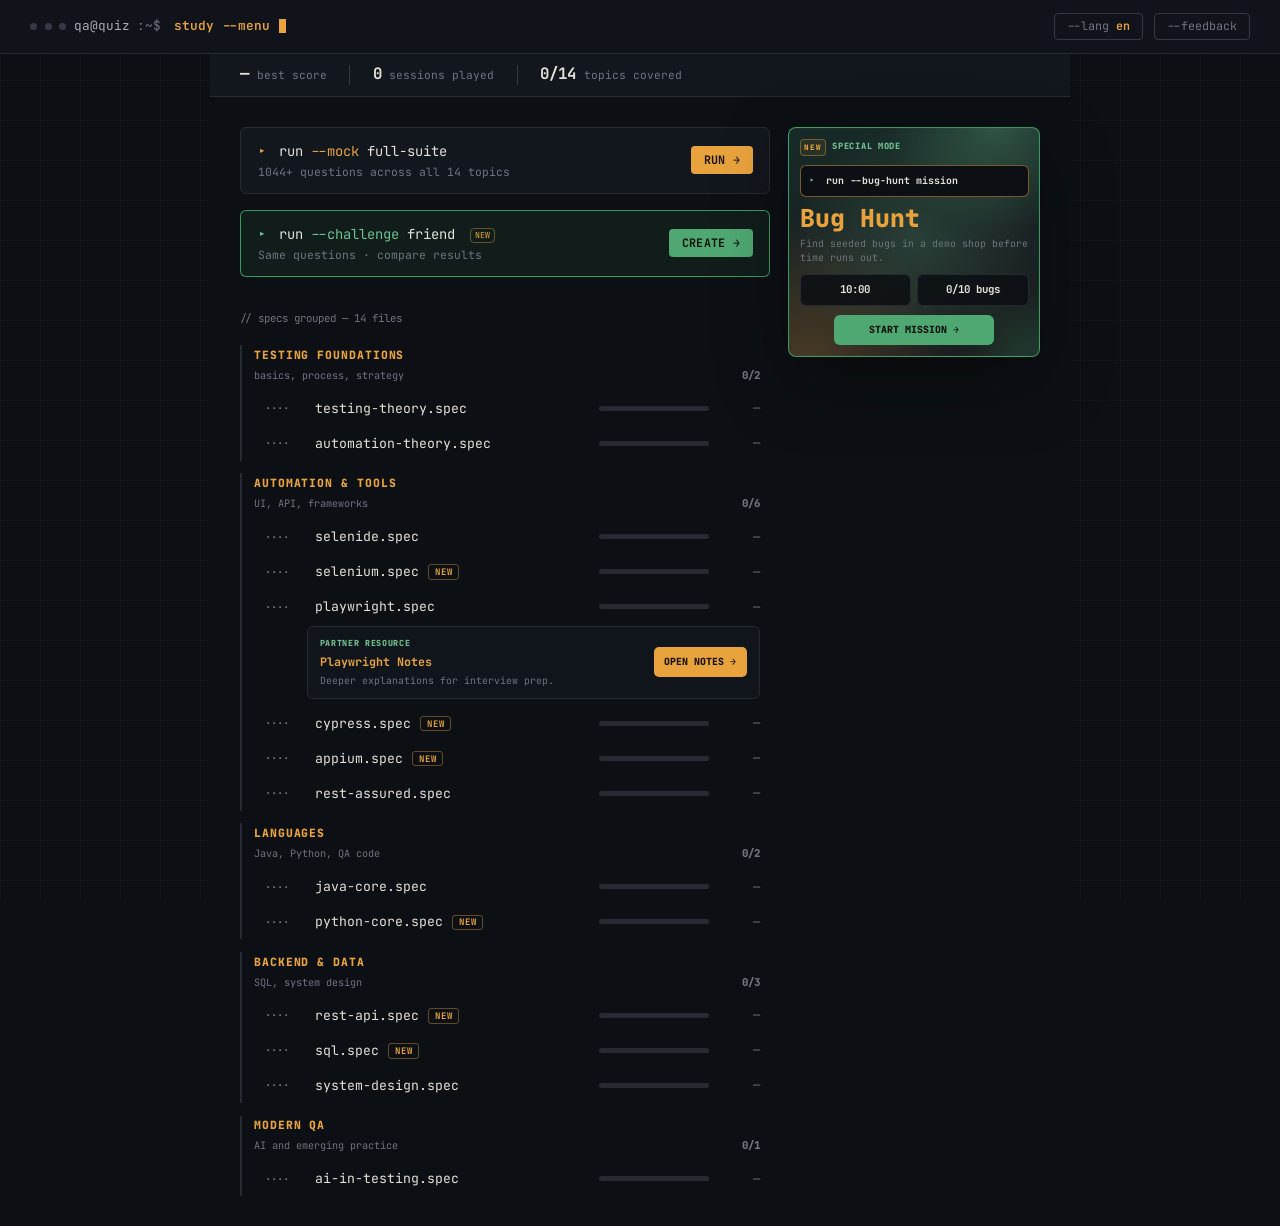
<file: index.html>
<!DOCTYPE html>
<html lang="en">
<head>
  <meta charset="UTF-8">
  <meta name="viewport" content="width=device-width, initial-scale=1.0">
  <meta name="theme-color" content="#090d14">
  <meta name="description" content="Free QA interview trainer: 1044 questions across 14 topics — Selenium, Playwright, Cypress, Appium, REST APIs, SQL, Python, Java. English & Ukrainian, no signup, works offline.">
  <meta name="apple-mobile-web-app-capable" content="yes">
  <meta name="apple-mobile-web-app-title" content="QA Quiz">
  <meta name="apple-mobile-web-app-status-bar-style" content="black-translucent">
  <title>QA Quiz — interview prep for QA engineers</title>

  <!-- Open Graph / social sharing -->
  <meta property="og:type" content="website">
  <meta property="og:site_name" content="QA Quiz">
  <meta property="og:title" content="QA Quiz — 1044 interview questions across 14 topics">
  <meta property="og:description" content="Free QA interview trainer with explanations and a spaced-repetition mistake bank. No signup, works offline. English & Ukrainian.">
  <meta property="og:url" content="https://yarikmuzyka.github.io/quiz/">
  <meta property="og:image" content="https://yarikmuzyka.github.io/quiz/og-image.png">
  <meta property="og:image:width" content="2400">
  <meta property="og:image:height" content="1260">
  <meta property="og:locale" content="en_US">
  <meta property="og:locale:alternate" content="uk_UA">
  <meta name="twitter:card" content="summary_large_image">
  <meta name="twitter:title" content="QA Quiz — 1044 interview questions across 14 topics">
  <meta name="twitter:description" content="Free QA interview trainer with explanations and a spaced-repetition mistake bank. No signup, works offline.">
  <meta name="twitter:image" content="https://yarikmuzyka.github.io/quiz/og-image.png">
  <link rel="manifest" href="manifest.webmanifest">
  <link rel="icon" type="image/png" sizes="192x192" href="icons/icon-192.png">
  <link rel="apple-touch-icon" href="icons/icon-192.png">
  <link rel="preconnect" href="https://fonts.googleapis.com">
  <link href="https://fonts.googleapis.com/css2?family=JetBrains+Mono:wght@400;500;600;700&display=swap" rel="stylesheet">
  <link rel="stylesheet" href="style.css">
  <!-- GoatCounter analytics — replace YOURCODE with your own site code from goatcounter.com -->
  <script data-goatcounter="https://qa-quiz-yarik.goatcounter.com/count" async src="//gc.zgo.at/count.js"></script>
</head>
<body>
  <div class="bg-grid"></div>

  <div class="app">
    <header class="header">
      <div class="logo">
        <span class="term-dot"></span><span class="term-dot"></span><span class="term-dot"></span>
        <span class="logo-user">qa@quiz</span><span class="logo-colon">:~$</span>
        <span class="logo-cmd" id="logoTopic">study --menu</span><span class="logo-cursor"></span>
      </div>
      <button class="lang-btn" id="langBtn" title="Switch language">--lang <span class="lang-val" id="langVal">uk</span></button>
      <button class="feedback-btn" id="feedbackOpenBtn">--feedback</button>

      <div class="header-meta" id="headerMeta" style="display:none">
        <span class="meta-item" id="metaCounter">1 / 100</span>
        <span class="meta-sep">//</span>
        <span class="meta-item correct-meta"><span id="metaCorrect">0</span> ✓</span>
        <span class="meta-sep">//</span>
        <span class="meta-item wrong-meta"><span id="metaWrong">0</span> ✗</span>
        <button class="finish-btn" id="finishBtn">Фініш</button>
      </div>
    </header>

    <!-- START / TOPIC PICKER SCREEN -->
    <div class="screen" id="startScreen" style="display:flex">
      <div class="start-content" style="display:none"></div>
      <div class="start-deco" style="display:none"></div>
      <div class="topic-picker" id="topicPicker"></div>
    </div>

    <!-- QUIZ SCREEN -->
    <div class="screen" id="quizScreen" style="display:none">
      <div class="progress-bar-wrap">
        <div class="progress-bar"><div class="progress-fill" id="progressFill"></div></div>
      </div>
      <div class="question-area">
        <div class="spec-file">
          <span class="spec-filename" id="specFileName"></span><span class="spec-lineno" id="questionNum"></span>
          <span class="spec-suite">› describe(<span id="specDescribe"></span>)</span>
        </div>
        <div class="question-text">
          <span class="syn-kw">it(</span><span class="syn-str" id="questionText"></span><span class="syn-kw">) {</span>
        </div>
      </div>
      <div class="options" id="optionsContainer"></div>
      <div class="feedback" id="feedbackBox" style="display:none"></div>
      <div class="spec-close">}</div>
      <div class="quiz-actions">
        <button class="next-btn" id="nextBtn" style="display:none">Наступне <span>→</span></button>
      </div>
    </div>

    <!-- BUG HUNT SCREEN -->
    <div class="screen bug-hunt-screen" id="bugHuntScreen" style="display:none">
      <div class="bug-shell">
        <div class="bug-mission-bar">
          <div class="bug-brand">
            <span class="bug-brand-title">QA Mission Console</span>
            <span class="bug-brand-sub">qa@quiz:~$ run bug-hunt</span>
          </div>
          <div class="bug-stat">
            <span class="bug-stat-label">time</span>
            <span class="bug-stat-value" id="bugTimer">10:00</span>
          </div>
          <div class="bug-stat">
            <span class="bug-stat-label">found</span>
            <span class="bug-stat-value bug-found-value" id="bugFoundCounter">0/10</span>
          </div>
          <div class="bug-category-strip" id="bugCategoryStrip"></div>
          <button class="bug-report-top" id="bugReportTopBtn">Report bug</button>
          <button class="bug-end-top" id="bugEndBtn">End session</button>
        </div>

        <div class="bug-layout">
          <aside class="bug-sidebar">
            <div class="bug-panel">
              <div class="bug-panel-title">MISSION</div>
              <p>Find and report 10 seeded bugs in the demo shop. Every bug counts.</p>
            </div>
            <div class="bug-panel">
              <div class="bug-panel-title">FILTERS</div>
              <label class="bug-filter-label" for="bugSearchInput">Search</label>
              <input class="bug-input" id="bugSearchInput" type="search" placeholder="Search products...">
              <label class="bug-filter-label" for="bugCategoryFilter">Category</label>
              <select class="bug-input" id="bugCategoryFilter">
                <option value="all">All categories</option>
                <option value="electronics">Electronics</option>
                <option value="home">Home</option>
                <option value="accessories">Accessories</option>
              </select>
              <label class="bug-filter-label" for="bugMaxPrice">Max price</label>
              <input class="bug-input" id="bugMaxPrice" type="number" value="150" min="0">
              <label class="bug-filter-check">
                <input id="bugInStockOnly" type="checkbox">
                <span>In stock only</span>
              </label>
            </div>
            <div class="bug-panel">
              <div class="bug-panel-title">CONSOLE</div>
              <div class="bug-console" id="bugConsoleLog"></div>
            </div>
          </aside>

          <main class="bug-shop">
            <div class="bug-shop-toolbar">
              <div>
                <div class="bug-shop-title">QA Demo Shop</div>
                <div class="bug-shop-sub" id="bugShopSub">All products</div>
              </div>
              <select class="bug-input bug-sort" id="bugSortSelect">
                <option value="featured">Featured</option>
                <option value="az">Sort A-Z</option>
                <option value="priceLow">Price low to high</option>
              </select>
            </div>
            <div class="bug-product-grid" id="bugProductGrid"></div>
          </main>

          <aside class="bug-cart">
            <div class="bug-cart-head">
              <span>Your Cart</span>
              <span class="bug-cart-count" id="bugCartCount">0</span>
            </div>
            <div class="bug-cart-items" id="bugCartItems"></div>
            <div class="bug-cart-summary">
              <div><span>Subtotal</span><strong id="bugSubtotal">$0.00</strong></div>
              <div><span>Discount</span><strong class="bug-discount" id="bugDiscount">-$0.00</strong></div>
              <div><span>Total</span><strong id="bugTotal">$0.00</strong></div>
            </div>
            <button class="bug-checkout" id="bugCheckoutBtn">Checkout</button>
            <button class="bug-report-main" id="bugReportMainBtn">Report bug</button>
            <div class="bug-found-log">
              <div class="bug-panel-title">FOUND BUGS LOG</div>
              <div id="bugFoundLog"></div>
            </div>
          </aside>
        </div>
      </div>
    </div>

    <!-- RESULTS SCREEN -->
    <div class="screen" id="resultsScreen" style="display:none">
      <div class="results-content">
        <div id="resultBadge" class="ci-result-badge"></div>
        <div class="result-label">$ build report</div>
        <div class="result-percent" id="resultPercent">0%</div>
        <div class="result-msg" id="resultMsg"></div>
        <div class="run-summary">
          <div class="run-row"><span class="k">passed</span><span class="v pass" id="resCorrect">0</span></div>
          <div class="run-row"><span class="k">failed</span><span class="v fail" id="resWrong">0</span></div>
          <div class="run-row"><span class="k">total</span><span class="v" id="resTotal">0</span></div>
          <div class="run-row"><span class="k">pending</span><span class="v" id="resSkipped">0</span></div>
        </div>
        <div class="result-actions">
          <button class="start-btn result-action-btn" id="shareBadgeBtn"><span>$ share --badge</span><span class="btn-arrow">⇩</span></button>
          <button class="start-btn result-action-btn challenge-result-btn" id="challengeResultBtn"><span>$ challenge --friend</span><span class="btn-arrow">↗</span></button>
          <button class="start-btn result-action-btn" id="restartBtn"><span>Обрати тему</span><span class="btn-arrow">↩</span></button>
        </div>
        <div class="challenge-comparison" id="challengeComparison" style="display:none">
          <div class="challenge-comparison-head">
            <div>
              <span class="challenge-kicker">challenge result</span>
              <strong id="challengeComparisonTitle">Same questions. Different outcomes.</strong>
            </div>
            <span class="challenge-winner" id="challengeWinner"></span>
          </div>
          <div class="challenge-score-grid">
            <div class="challenge-score challenge-score-creator">
              <span id="challengeCreatorName">CHALLENGER</span>
              <strong id="challengeCreatorPct">0%</strong>
              <em id="challengeCreatorCorrect">0/0 correct</em>
            </div>
            <div class="challenge-vs">VS</div>
            <div class="challenge-score challenge-score-friend">
              <span id="challengeFriendName">YOU</span>
              <strong id="challengeFriendPct">0%</strong>
              <em id="challengeFriendCorrect">0/0 correct</em>
            </div>
          </div>
          <div class="challenge-comparison-actions">
            <button class="modal-submit secondary" id="challengeRematchBtn">REMATCH</button>
            <button class="modal-submit" id="challengeShareResultBtn">SHARE RESULT</button>
          </div>
        </div>
        <div class="partner-result-cta" id="playwrightResultCta" style="display:none">
          <div class="partner-cta-copy">
            <span class="partner-cta-kicker" id="playwrightResultKicker">partner resource</span>
            <strong id="playwrightResultTitle">Continue with Playwright Notes</strong>
            <span id="playwrightResultText">Read deeper explanations and prepare follow-up answers.</span>
          </div>
          <a class="partner-cta-btn" id="playwrightResultLink" href="https://iuliiaberezianska.github.io/playwright-notes/" target="_blank" rel="noopener noreferrer">OPEN NOTES →</a>
        </div>
        <div class="wrong-review" id="wrongReview" style="display:none">
          <div class="wrong-review-title">✗ FAILURES</div>
          <div id="wrongList"></div>
        </div>
      </div>
    </div>
  </div>

  <!-- BUG REPORT MODAL -->
  <div class="modal-overlay" id="bugReportModal" style="display:none">
    <div class="modal bug-report-modal">
      <div class="modal-header">
        <div class="modal-title">Report bug</div>
        <button class="modal-close" id="bugReportClose">✕</button>
      </div>
      <div class="modal-body">
        <div class="modal-label">What did you find?</div>
        <textarea class="modal-textarea" id="bugReportText" placeholder="Example: Sort A-Z sorts products in the wrong direction"></textarea>
        <div class="bug-report-feedback" id="bugReportFeedback"></div>
      </div>
      <div class="modal-footer">
        <button class="modal-submit" id="bugReportSubmit">Submit bug</button>
      </div>
    </div>
  </div>

  <!-- BUG HUNT RESULT MODAL -->
  <div class="modal-overlay" id="bugResultModal" style="display:none">
    <div class="modal bug-result-modal">
      <div class="modal-header">
        <div class="modal-title">Bug Hunt report</div>
        <button class="modal-close" id="bugResultClose">✕</button>
      </div>
      <div class="modal-body">
        <div class="bug-result-score" id="bugResultScore">0/10</div>
        <div class="bug-result-reason" id="bugResultReason">session ended</div>
        <div class="modal-label">Found bugs</div>
        <div class="bug-result-list" id="bugResultFound"></div>
      </div>
      <div class="modal-footer">
        <button class="modal-submit secondary" id="bugShareBadgeBtn">$ share --badge</button>
        <button class="modal-submit secondary" id="bugRestartBtn">Restart challenge</button>
        <button class="modal-submit" id="bugResultHome">Back to menu</button>
      </div>
    </div>
  </div>

  <!-- MOCK TOPIC PICKER MODAL -->
  <div class="modal-overlay" id="mockTopicsModal" style="display:none">
    <div class="modal mock-modal">
      <div class="modal-header">
        <div class="modal-title" id="mockTopicsTitle">Mock Interview — теми</div>
        <button class="modal-close" id="mockTopicsClose">✕</button>
      </div>
      <div class="modal-body">
        <div class="modal-label" id="mockTopicsLabel">Обери теми для mock interview</div>
        <div class="mock-topic-actions">
          <button type="button" class="mock-topic-action" id="mockTopicsAll">select all</button>
          <button type="button" class="mock-topic-action" id="mockTopicsClear">clear</button>
        </div>
        <div class="mock-topic-list" id="mockTopicList"></div>
        <div class="mock-topic-summary" id="mockTopicSummary"></div>
      </div>
      <div class="modal-footer">
        <button class="modal-submit" id="mockTopicsNextBtn">Далі →</button>
      </div>
    </div>
  </div>

  <!-- COUNT PICKER MODAL -->
  <div class="modal-overlay" id="countModal" style="display:none">
    <div class="modal">
      <div class="modal-header">
        <div class="modal-title" id="countModalTitle">Обери кількість питань</div>
        <button class="modal-close" id="countModalClose">✕</button>
      </div>
      <div class="modal-body">
        <div class="modal-label">Скільки питань пройти?</div>
        <div class="count-options">
          <button class="count-opt" data-n="10">
            <span class="count-opt-n">10</span>
            <span class="count-opt-l">швидкий раунд</span>
          </button>
          <button class="count-opt" data-n="50">
            <span class="count-opt-n">50</span>
            <span class="count-opt-l">стандартний</span>
          </button>
          <button class="count-opt" data-n="100">
            <span class="count-opt-n">100</span>
            <span class="count-opt-l">поглиблений</span>
          </button>
        </div>
      </div>
    </div>
  </div>

  <!-- CHALLENGE BUILDER MODAL -->
  <div class="modal-overlay" id="challengeCreateModal" style="display:none">
    <div class="modal challenge-modal">
      <div class="modal-header">
        <div>
          <div class="challenge-kicker">$ challenge --friend</div>
          <div class="modal-title" id="challengeCreateTitle">Create challenge</div>
        </div>
        <button class="modal-close" id="challengeCreateClose">✕</button>
      </div>
      <div class="modal-body">
        <div class="challenge-form-section">
          <label class="modal-label" for="challengeNickname" id="challengeNicknameLabel">Your nickname</label>
          <input class="challenge-input" id="challengeNickname" maxlength="24" placeholder="QA Challenger">
        </div>
        <div id="challengeBuilderOptions">
          <div class="challenge-form-section">
            <div class="modal-label" id="challengeTopicsLabel">Choose topics</div>
            <div class="challenge-topic-list" id="challengeTopicList"></div>
          </div>
          <div class="challenge-form-section">
            <div class="modal-label" id="challengeCountLabel">Number of questions</div>
            <div class="challenge-count-options">
              <button type="button" class="challenge-count active" data-n="10">10</button>
              <button type="button" class="challenge-count" data-n="25">25</button>
            </div>
          </div>
          <div class="challenge-rule"><span>✓</span><span id="challengeSameQuestions">Your friend gets the exact same questions in the same order.</span></div>
        </div>
        <div class="challenge-source-summary" id="challengeSourceSummary" style="display:none"></div>
        <div class="challenge-error" id="challengeCreateError"></div>
      </div>
      <div class="modal-footer">
        <button class="modal-submit" id="challengeCreateSubmit">START CHALLENGE →</button>
      </div>
    </div>
  </div>

  <!-- CHALLENGE READY MODAL -->
  <div class="modal-overlay" id="challengeReadyModal" style="display:none">
    <div class="modal challenge-modal">
      <div class="modal-header">
        <div>
          <div class="challenge-kicker">$ invite --friend</div>
          <div class="modal-title" id="challengeReadyTitle">Challenge ready</div>
        </div>
        <button class="modal-close" id="challengeReadyClose">✕</button>
      </div>
      <div class="modal-body">
        <div class="challenge-ready-summary" id="challengeReadySummary"></div>
        <label class="modal-label" for="challengeLink" id="challengeLinkLabel">Challenge link</label>
        <div class="challenge-link-row">
          <input class="challenge-input" id="challengeLink" readonly>
          <button type="button" class="challenge-copy-icon" id="challengeCopyIcon" title="Copy link">⧉</button>
        </div>
        <div class="challenge-helper" id="challengeReadyHelper">Your friend gets the exact same questions.</div>
      </div>
      <div class="modal-footer">
        <button class="modal-submit secondary" id="challengeNativeShare">SHARE</button>
        <button class="modal-submit" id="challengeCopyLink">COPY CHALLENGE LINK</button>
      </div>
    </div>
  </div>

  <!-- INCOMING CHALLENGE MODAL -->
  <div class="modal-overlay" id="challengeInviteModal" style="display:none">
    <div class="modal challenge-modal challenge-invite-modal">
      <div class="modal-header">
        <div>
          <div class="challenge-kicker">incoming challenge</div>
          <div class="modal-title" id="challengeInviteTitle">A QA friend challenged you</div>
        </div>
        <button class="modal-close" id="challengeInviteClose">✕</button>
      </div>
      <div class="modal-body">
        <div class="challenge-invite-command">▸ accept <span>--same-questions</span></div>
        <div class="challenge-invite-name" id="challengeInviteName"></div>
        <div class="challenge-invite-meta" id="challengeInviteMeta"></div>
        <div class="challenge-helper" id="challengeInviteHelper">Their score stays hidden until you finish.</div>
      </div>
      <div class="modal-footer">
        <button class="modal-submit" id="challengeAcceptBtn">ACCEPT CHALLENGE →</button>
      </div>
    </div>
  </div>

  <!-- FEEDBACK MODAL -->
  <div class="modal-overlay" id="feedbackModal" style="display:none">
    <div class="modal">
      <div class="modal-header">
        <div class="modal-title">Залишити відгук</div>
        <button class="modal-close" id="feedbackCloseBtn">✕</button>
      </div>
      <div class="modal-body">
        <div class="modal-label">Як тобі квіз?</div>
        <div class="stars" id="starsContainer">
          <span class="star" data-v="1">★</span>
          <span class="star" data-v="2">★</span>
          <span class="star" data-v="3">★</span>
          <span class="star" data-v="4">★</span>
          <span class="star" data-v="5">★</span>
        </div>
        <div class="modal-label">Коментар <span class="modal-label-opt">(необовʼязково)</span></div>
        <textarea class="modal-textarea" id="feedbackText" placeholder="Що сподобалось, що варто покращити..."></textarea>
      </div>
      <div class="modal-footer">
        <button class="modal-submit" id="feedbackSubmitBtn">Надіслати →</button>
      </div>
    </div>
  </div>

  <script src="quiz.js"></script>
  <script>
    if ('serviceWorker' in navigator) {
      window.addEventListener('load', () => {
        navigator.serviceWorker.register('./sw.js');
      });
    }
  </script>
</body>
</html>
</file>
<file: style.css>
*, *::before, *::after { box-sizing: border-box; margin: 0; padding: 0; }

:root {
  --bg: #0C0F14;
  --bg2: #12161D;
  --bg3: #171C24;
  --border: #262B33;
  --border2: #333A46;
  --text: #E4E1D8;
  --text2: #A6ABB5;
  --text3: #6E7480;
  --accent: #E8A33D;
  --accent2: #F5B860;
  --accent-ink: #1A1204;
  --accent-bg: rgba(232,163,61,0.12);
  --accent-border: rgba(232,163,61,0.4);
  --danger: #D9645A;
  --danger2: #E8837A;
  --danger-bg: rgba(217,100,90,0.12);
  --correct: #4FA872;
  --correct2: #6FC08F;
  --correct-bg: rgba(79,168,114,0.12);
  --correct-border: rgba(79,168,114,0.45);
  --wrong: #D9645A;
  --wrong-border: rgba(217,100,90,0.45);
  --mono: 'JetBrains Mono', ui-monospace, 'SF Mono', Consolas, monospace;
  --sans: var(--mono);
  --header-bg: #10141A;
  --header-text: var(--text);
  --header-muted: var(--text3);
  --header-border: var(--border);
}

html, body {
  height: 100%;
  background: var(--bg);
  color: var(--text);
  font-family: var(--mono);
  font-size: 15px;
  line-height: 1.6;
}

.bg-grid {
  position: fixed;
  inset: 0;
  background-image:
    linear-gradient(rgba(232,163,61,0.035) 1px, transparent 1px),
    linear-gradient(90deg, rgba(232,163,61,0.035) 1px, transparent 1px);
  background-size: 40px 40px;
  pointer-events: none;
  z-index: 0;
}

.app {
  position: relative;
  z-index: 1;
  min-height: 100vh;
  display: flex;
  flex-direction: column;
}

/* ─── HEADER ─────────────────────────────────── */
.header {
  display: flex;
  align-items: center;
  gap: 0.75rem;
  padding: 0.85rem 2rem;
  background: var(--header-bg);
  border-bottom: 1px solid var(--header-border);
  position: sticky;
  top: 0;
  z-index: 100;
}

.logo {
  display: flex;
  align-items: center;
  gap: 0.5rem;
  font-family: var(--mono);
  font-size: 0.85rem;
  color: var(--text2);
  flex: 1 1 auto;
  min-width: 0;
  white-space: nowrap;
  overflow: hidden;
}
.term-dot {
  width: 7px; height: 7px; border-radius: 50%;
  background: var(--border2); flex-shrink: 0;
}
.logo-user { color: var(--text2); flex-shrink: 0; }
.logo-colon { color: var(--text3); margin-right: 0.4em; flex-shrink: 0; }
.logo-cmd { color: var(--accent); font-weight: 600; white-space: nowrap; overflow: hidden; text-overflow: ellipsis; min-width: 0; }
.logo-cursor {
  display: inline-block; width: 7px; height: 14px; margin-left: 2px;
  background: var(--accent); vertical-align: -2px; flex-shrink: 0;
  animation: term-blink 1.1s steps(1) infinite;
}
@keyframes term-blink { 50% { opacity: 0; } }

.header-meta {
  display: flex;
  align-items: center;
  gap: 0.75rem;
  font-family: var(--mono);
  font-size: 0.8rem;
  margin-left: auto;
  flex-shrink: 0;
  white-space: nowrap;
}
.meta-sep { color: var(--border2); }
.meta-item { color: var(--text3); white-space: nowrap; }
.correct-meta { color: var(--correct); font-weight: 600; }
.wrong-meta { color: var(--danger); font-weight: 600; }

.finish-btn {
  margin-left: 0.5rem;
  padding: 0.3rem 0.9rem;
  border: 1px solid var(--border2);
  border-radius: 4px;
  background: transparent;
  color: var(--text3);
  font-family: var(--mono);
  font-size: 0.78rem;
  cursor: pointer;
  transition: border-color 0.15s, color 0.15s;
}
.finish-btn:hover { border-color: var(--danger); color: var(--danger2); }

/* ─── FEEDBACK BUTTON ─── */
.feedback-btn {
  padding: 0.3rem 0.8rem;
  border: 1px solid var(--border2);
  border-radius: 4px;
  background: transparent;
  color: var(--text3);
  font-family: var(--mono);
  font-size: 0.78rem;
  cursor: pointer;
  white-space: nowrap;
  flex-shrink: 0;
  transition: border-color 0.15s, color 0.15s;
}
.feedback-btn:hover { border-color: var(--accent-border); color: var(--accent); }

/* ─── LANGUAGE SWITCHER ─── */
.lang-btn {
  padding: 0.3rem 0.8rem;
  border: 1px solid var(--border2);
  border-radius: 4px;
  background: transparent;
  color: var(--text3);
  font-family: var(--mono);
  font-size: 0.78rem;
  cursor: pointer;
  white-space: nowrap;
  flex-shrink: 0;
  transition: border-color 0.15s, color 0.15s;
}
.lang-btn .lang-val { color: var(--accent); font-weight: 600; }
.lang-btn:hover { border-color: var(--accent-border); color: var(--accent); }

/* ─── PROGRESS SUBHEADER ─── */
.progress-bar-wrap {
  background: var(--bg2);
  border-bottom: 1px solid var(--border);
  padding: 0.6rem 2rem;
}
.progress-bar {
  height: 4px;
  background: var(--border);
  border-radius: 4px;
  overflow: hidden;
}
.progress-fill {
  height: 100%;
  background: var(--accent);
  border-radius: 4px;
  width: 0%;
  transition: width 0.4s ease;
}

/* ─── SCREENS ─── */
.screen { flex: 1; padding: 3rem 2rem; max-width: 860px; margin: 0 auto; width: 100%; }

#startScreen { display: flex; align-items: stretch; justify-content: stretch; padding: 0; }

.start-content, .start-deco { display: none; }

.start-btn {
  display: inline-flex;
  align-items: center;
  gap: 0.75rem;
  padding: 0.8rem 1.9rem;
  background: var(--accent);
  color: var(--accent-ink);
  border: none;
  border-radius: 6px;
  font-family: var(--mono);
  font-size: 0.9rem;
  font-weight: 700;
  cursor: pointer;
  transition: background 0.15s, transform 0.1s;
}
.start-btn:hover { background: var(--accent2); transform: translateY(-1px); }
.start-btn:active { transform: translateY(0); }
.start-btn:disabled { opacity: 0.72; cursor: wait; transform: none; }
.btn-arrow { font-size: 1.05rem; }

/* ─── QUESTION (rendered as a spec assertion block) ─── */
.question-area { margin-bottom: 1.5rem; }

.spec-file {
  font-family: var(--mono);
  font-size: 0.78rem;
  color: var(--text3);
  margin-bottom: 0.9rem;
}
.spec-filename { color: var(--text2); font-weight: 600; }
.spec-lineno { color: var(--text3); }
.spec-lineno::before { content: ':'; }
.spec-suite { color: var(--text3); }
.spec-suite #specDescribe, .spec-suite span#specDescribe { color: var(--accent); }

.question-text {
  font-size: 1.05rem;
  font-weight: 500;
  line-height: 1.75;
  color: var(--text);
}
.syn-kw { color: var(--text3); }
.syn-str { color: var(--text); }

.spec-close {
  font-family: var(--mono);
  color: var(--text3);
  font-size: 1rem;
  margin: -0.5rem 0 1.75rem;
}

/* ─── OPTIONS (checklist rows) ─── */
.options { display: flex; flex-direction: column; gap: 0.3rem; margin: 0 0 1.25rem 1.4rem; }

.option {
  display: flex;
  align-items: flex-start;
  gap: 0.65rem;
  padding: 0.65rem 0.75rem;
  background: transparent;
  border: 1px solid transparent;
  border-radius: 6px;
  cursor: pointer;
  transition: border-color 0.15s, background 0.15s;
  text-align: left;
  color: var(--text2);
  font-size: 0.92rem;
  font-family: var(--mono);
  line-height: 1.5;
}
.option:hover:not(:disabled) {
  border-color: var(--border2);
  background: var(--bg2);
  color: var(--text);
}
.option:disabled { cursor: default; }
.option.selected {
  border-color: rgba(245, 158, 11, 0.55);
  background: rgba(245, 158, 11, 0.08);
  color: var(--text);
}

.option-box {
  color: var(--text3);
  flex-shrink: 0;
  font-weight: 600;
  min-width: 3.25rem;
}

.option.correct { color: var(--correct2); }
.option.correct .option-box { color: var(--correct); }

.option.wrong { color: var(--danger2); }
.option.wrong .option-box { color: var(--danger); }

.option.show-answer { color: var(--correct2); }
.option.show-answer .option-box { color: var(--correct); }

/* ─── FEEDBACK (assertion result) ─── */
.feedback {
  padding: 0.9rem 0.75rem 1.1rem;
  border-top: 1px dashed var(--border2);
  font-size: 0.86rem;
  line-height: 1.65;
  margin: 0.5rem 0 0 1.4rem;
  font-family: var(--mono);
}
.feedback.correct { color: var(--correct2); }
.feedback.correct::before { content: '✓ PASS — '; color: var(--correct); font-weight: 700; }
.feedback.wrong { color: var(--danger2); }
.feedback.wrong::before { content: '✗ FAIL — '; color: var(--danger); font-weight: 700; }

/* ─── NEXT BTN ─── */
.quiz-actions { display: flex; justify-content: flex-end; }
.next-btn {
  padding: 0.65rem 1.5rem;
  background: var(--accent);
  border: none;
  border-radius: 5px;
  color: var(--accent-ink);
  font-family: var(--mono);
  font-size: 0.85rem;
  font-weight: 700;
  cursor: pointer;
  display: flex;
  align-items: center;
  gap: 0.5rem;
  transition: background 0.15s;
}
.next-btn:hover { background: var(--accent2); }

/* ─── RESULTS ─── */
#resultsScreen {
  display: flex;
  align-items: center;
  justify-content: center;
  min-height: calc(100vh - 60px);
}
.results-content { text-align: center; width: 100%; }

.ci-result-badge {
  display: inline-flex;
  align-items: stretch;
  border-radius: 4px;
  overflow: hidden;
  font-family: var(--mono);
  font-size: 0.8rem;
  font-weight: 700;
  margin-bottom: 1.5rem;
  box-shadow: 0 6px 16px -6px rgba(0,0,0,0.5);
}
.ci-result-badge .b-label {
  background: #2B303A;
  color: var(--text2);
  padding: 0.4rem 0.75rem;
}
.ci-result-badge .b-value {
  padding: 0.4rem 0.75rem;
  color: #0B0E12;
}
.ci-result-badge .b-value.pass { background: var(--correct); }
.ci-result-badge .b-value.fail { background: var(--danger); }

.result-label {
  font-family: var(--mono);
  font-size: 0.78rem;
  color: var(--text3);
  letter-spacing: 0.1em;
  margin-bottom: 0.5rem;
}
.result-percent {
  font-family: var(--mono);
  font-size: clamp(3.5rem, 11vw, 6rem);
  font-weight: 700;
  color: var(--text);
  line-height: 1;
  margin-bottom: 0.75rem;
  letter-spacing: -0.03em;
}
.result-msg {
  color: var(--text2);
  font-size: 0.95rem;
  margin-bottom: 2.25rem;
}

.run-summary {
  display: inline-flex;
  flex-direction: column;
  gap: 0.1rem;
  background: var(--bg2);
  border: 1px solid var(--border);
  border-radius: 8px;
  padding: 0.9rem 1.5rem;
  margin: 0 auto 2.25rem;
  text-align: left;
  min-width: 220px;
}
.run-row {
  display: flex;
  justify-content: space-between;
  gap: 2rem;
  padding: 0.3rem 0;
  font-family: var(--mono);
  font-size: 0.85rem;
}
.run-row .k { color: var(--text3); text-transform: lowercase; }
.run-row .v { color: var(--text); font-weight: 700; font-variant-numeric: tabular-nums; }
.run-row .v.pass { color: var(--correct); }
.run-row .v.fail { color: var(--danger); }

.result-actions {
  display: flex;
  justify-content: center;
  gap: 0.75rem;
  flex-wrap: wrap;
  margin-bottom: 1rem;
}

.result-action-btn {
  min-width: 190px;
}

.challenge-result-btn {
  background: var(--correct);
  color: #07110c;
}

.challenge-result-btn:hover { background: var(--correct2); }

.challenge-comparison {
  max-width: 680px;
  margin: 1.5rem auto 2rem;
  padding: 1rem;
  border: 1px solid rgba(65, 197, 120, 0.7);
  border-radius: 8px;
  background: var(--bg2);
  text-align: left;
}

.challenge-comparison-head {
  display: flex;
  align-items: flex-start;
  justify-content: space-between;
  gap: 1rem;
  margin-bottom: 1rem;
}

.challenge-comparison-head > div { display: flex; flex-direction: column; gap: 0.2rem; }
.challenge-comparison-head strong { color: var(--text); font-family: var(--mono); font-size: 0.9rem; }
.challenge-kicker { color: var(--correct2); font-family: var(--mono); font-size: 0.62rem; font-weight: 800; text-transform: uppercase; }
.challenge-winner { color: var(--correct2); font-family: var(--mono); font-size: 0.72rem; font-weight: 700; text-align: right; }

.challenge-score-grid {
  display: grid;
  grid-template-columns: 1fr auto 1fr;
  align-items: stretch;
  gap: 0.75rem;
}

.challenge-score {
  display: flex;
  flex-direction: column;
  gap: 0.3rem;
  padding: 0.9rem;
  border: 1px solid var(--border);
  border-radius: 6px;
  background: var(--bg);
  text-align: center;
  font-family: var(--mono);
}

.challenge-score span { color: var(--text3); font-size: 0.68rem; font-weight: 700; }
.challenge-score strong { color: var(--correct); font-size: 2rem; line-height: 1; }
.challenge-score-creator strong { color: var(--accent); }
.challenge-score em { color: var(--text2); font-size: 0.7rem; font-style: normal; }
.challenge-vs { align-self: center; color: var(--text3); font-family: var(--mono); font-size: 0.7rem; font-weight: 700; }
.challenge-comparison-actions { display: grid; grid-template-columns: 1fr 1fr; gap: 0.65rem; margin-top: 0.75rem; }

.partner-result-cta {
  display: grid;
  grid-template-columns: minmax(0, 1fr) auto;
  align-items: center;
  gap: 1rem;
  max-width: 620px;
  margin: 0 auto 2rem;
  padding: 0.85rem 0.95rem;
  border: 1px solid var(--accent-border);
  border-radius: 8px;
  background: linear-gradient(135deg, rgba(232, 163, 61, 0.1), rgba(22, 27, 36, 0.96));
  text-align: left;
}

.partner-cta-copy {
  display: flex;
  min-width: 0;
  flex-direction: column;
  gap: 0.2rem;
  font-family: var(--mono);
}

.partner-cta-kicker {
  color: var(--correct2);
  font-size: 0.62rem;
  font-weight: 800;
  letter-spacing: 0.08em;
  text-transform: uppercase;
}

.partner-cta-copy strong {
  color: var(--accent);
  font-size: 0.95rem;
}

.partner-cta-copy span:last-child {
  color: var(--text3);
  font-size: 0.72rem;
  line-height: 1.35;
}

.partner-cta-btn {
  display: inline-flex;
  align-items: center;
  justify-content: center;
  padding: 0.65rem 0.85rem;
  border-radius: 6px;
  background: var(--accent);
  color: var(--accent-ink);
  font-family: var(--mono);
  font-size: 0.72rem;
  font-weight: 800;
  text-decoration: none;
  white-space: nowrap;
  transition: background 0.15s, transform 0.12s;
}

.partner-cta-btn:hover {
  background: var(--accent2);
  transform: translateY(-1px);
}

/* ─── BUG HUNT MODE ─── */
.bug-hunt-screen {
  max-width: none;
  padding: 0;
}

.bug-shell {
  min-height: calc(100vh - 58px);
  display: flex;
  flex-direction: column;
  background: rgba(9, 12, 17, 0.88);
}

.bug-mission-bar {
  display: grid;
  grid-template-columns: minmax(210px, 1fr) auto auto minmax(320px, auto) auto auto;
  align-items: stretch;
  gap: 0.5rem;
  padding: 0.65rem;
  border-bottom: 1px solid var(--border);
  background: var(--bg2);
}

.bug-brand,
.bug-stat,
.bug-category-pill {
  border: 1px solid var(--border);
  border-radius: 6px;
  background: var(--bg);
}

.bug-brand {
  padding: 0.65rem 0.85rem;
  display: flex;
  flex-direction: column;
  justify-content: center;
  min-width: 0;
}

.bug-brand-title {
  color: var(--accent);
  font-weight: 800;
  font-size: 1rem;
}

.bug-brand-sub {
  color: var(--text3);
  font-size: 0.72rem;
  white-space: nowrap;
  overflow: hidden;
  text-overflow: ellipsis;
}

.bug-stat {
  min-width: 112px;
  padding: 0.45rem 0.75rem;
  display: flex;
  flex-direction: column;
  justify-content: center;
  text-align: center;
}

.bug-stat-label {
  color: var(--text3);
  font-size: 0.62rem;
  text-transform: uppercase;
  letter-spacing: 0.08em;
}

.bug-stat-value {
  color: var(--accent);
  font-size: 1.45rem;
  font-weight: 800;
  line-height: 1.2;
  font-variant-numeric: tabular-nums;
}

.bug-found-value { color: var(--correct2); }

.bug-category-strip {
  display: flex;
  gap: 0.45rem;
  align-items: stretch;
  min-width: 0;
}

.bug-category-pill {
  min-width: 78px;
  padding: 0.42rem 0.55rem;
  text-align: center;
}

.bug-category-pill span {
  display: block;
  color: var(--text2);
  font-size: 0.62rem;
}

.bug-category-pill strong {
  display: block;
  color: var(--text);
  font-size: 1rem;
  font-variant-numeric: tabular-nums;
}

.bug-report-top,
.bug-end-top,
.bug-report-main,
.bug-checkout {
  border: none;
  border-radius: 6px;
  font-family: var(--mono);
  font-weight: 800;
  cursor: pointer;
  transition: background 0.15s, transform 0.1s, border-color 0.15s;
}

.bug-report-top {
  padding: 0.5rem 1rem;
  background: var(--accent);
  color: var(--accent-ink);
  min-width: 138px;
}

.bug-end-top {
  padding: 0.5rem 0.85rem;
  background: transparent;
  border: 1px solid var(--danger);
  color: var(--danger2);
  min-width: 120px;
}

.bug-report-top:hover,
.bug-end-top:hover,
.bug-report-main:hover,
.bug-checkout:hover { transform: translateY(-1px); }

.bug-layout {
  flex: 1;
  display: grid;
  grid-template-columns: 290px minmax(0, 1fr) 330px;
  gap: 0.65rem;
  padding: 0.65rem;
  min-height: 0;
}

.bug-sidebar,
.bug-shop,
.bug-cart {
  border: 1px solid var(--border);
  border-radius: 8px;
  background: var(--bg2);
  min-width: 0;
}

.bug-sidebar,
.bug-cart {
  display: flex;
  flex-direction: column;
  gap: 0.65rem;
  padding: 0.75rem;
}

.bug-panel {
  border: 1px solid var(--border);
  border-radius: 6px;
  padding: 0.75rem;
  background: var(--bg);
}

.bug-panel-title {
  color: var(--accent);
  font-size: 0.72rem;
  font-weight: 800;
  letter-spacing: 0.08em;
  text-transform: uppercase;
  margin-bottom: 0.5rem;
}

.bug-panel p {
  color: var(--text2);
  font-size: 0.76rem;
  line-height: 1.55;
}

.bug-filter-label {
  display: block;
  margin: 0.55rem 0 0.25rem;
  color: var(--text3);
  font-size: 0.68rem;
  text-transform: uppercase;
}

.bug-input {
  width: 100%;
  padding: 0.55rem 0.65rem;
  border: 1px solid var(--border2);
  border-radius: 5px;
  background: var(--bg3);
  color: var(--text);
  font-family: var(--mono);
  font-size: 0.78rem;
  outline: none;
}

.bug-input:focus {
  border-color: var(--accent-border);
}

.bug-filter-check {
  display: flex;
  align-items: center;
  gap: 0.45rem;
  margin-top: 0.7rem;
  color: var(--text2);
  font-size: 0.76rem;
}

.bug-filter-check input {
  accent-color: var(--accent);
}

.bug-console {
  min-height: 118px;
  display: flex;
  flex-direction: column;
  gap: 0.25rem;
  color: var(--text3);
  font-size: 0.7rem;
}

.bug-console-line.pass { color: var(--correct2); }
.bug-console-line.fail { color: var(--danger2); }

.bug-shop {
  padding: 0.85rem;
  display: flex;
  flex-direction: column;
  min-height: 0;
}

.bug-shop-toolbar {
  display: flex;
  justify-content: space-between;
  align-items: center;
  gap: 1rem;
  margin-bottom: 0.8rem;
}

.bug-shop-title {
  color: var(--text);
  font-size: 1.05rem;
  font-weight: 800;
}

.bug-shop-sub {
  color: var(--text3);
  font-size: 0.72rem;
}

.bug-sort {
  width: 180px;
  flex-shrink: 0;
}

.bug-product-grid {
  display: grid;
  grid-template-columns: repeat(3, minmax(0, 1fr));
  gap: 0.75rem;
  overflow: auto;
  padding-right: 0.15rem;
}

.bug-product-card {
  border: 1px solid var(--border);
  border-radius: 7px;
  background: var(--bg);
  overflow: hidden;
  display: flex;
  flex-direction: column;
  min-height: 250px;
}

.bug-product-media {
  min-height: 120px;
  display: flex;
  align-items: center;
  justify-content: center;
  background: radial-gradient(circle at 50% 35%, rgba(232, 163, 61, 0.16), transparent 56%), var(--bg3);
  font-size: 3rem;
}

.bug-product-body {
  padding: 0.7rem;
  display: flex;
  flex-direction: column;
  gap: 0.35rem;
  flex: 1;
}

.bug-product-name {
  color: var(--text);
  font-weight: 700;
  font-size: 0.84rem;
}

.bug-product-meta {
  color: var(--text3);
  font-size: 0.68rem;
}

.bug-product-price {
  color: var(--correct2);
  font-weight: 800;
  font-size: 0.9rem;
}

.bug-product-stock {
  color: var(--text3);
  font-size: 0.68rem;
}

.bug-add-btn {
  margin-top: auto;
  padding: 0.5rem;
  border: 1px solid var(--border2);
  border-radius: 5px;
  background: transparent;
  color: var(--accent);
  font-family: var(--mono);
  font-weight: 700;
  cursor: pointer;
}

.bug-add-btn:hover { background: var(--accent-bg); border-color: var(--accent-border); }
.bug-add-btn[aria-disabled="true"] { opacity: 0.48; cursor: pointer; }

.bug-cart-head {
  display: flex;
  justify-content: space-between;
  align-items: center;
  color: var(--text);
  font-weight: 800;
}

.bug-cart-count {
  color: var(--accent);
  font-variant-numeric: tabular-nums;
}

.bug-cart-items {
  display: flex;
  flex-direction: column;
  gap: 0.55rem;
  min-height: 120px;
}

.bug-cart-empty {
  color: var(--text3);
  font-size: 0.76rem;
  border: 1px dashed var(--border2);
  border-radius: 6px;
  padding: 1rem;
  text-align: center;
}

.bug-cart-item {
  display: grid;
  grid-template-columns: 1fr auto;
  gap: 0.35rem;
  border: 1px solid var(--border);
  border-radius: 6px;
  padding: 0.55rem;
  background: var(--bg);
}

.bug-cart-item-name {
  color: var(--text2);
  font-size: 0.74rem;
}

.bug-cart-item-price {
  color: var(--correct2);
  font-size: 0.74rem;
  font-weight: 800;
}

.bug-remove-btn {
  grid-row: span 2;
  align-self: center;
  border: none;
  background: transparent;
  color: var(--text3);
  cursor: pointer;
  font-size: 1rem;
}

.bug-remove-btn:hover { color: var(--danger2); }

.bug-cart-summary {
  border-top: 1px solid var(--border);
  border-bottom: 1px solid var(--border);
  padding: 0.7rem 0;
  display: flex;
  flex-direction: column;
  gap: 0.4rem;
}

.bug-cart-summary div {
  display: flex;
  justify-content: space-between;
  color: var(--text2);
  font-size: 0.78rem;
}

.bug-cart-summary strong {
  color: var(--text);
}

.bug-cart-summary .bug-discount {
  color: var(--danger2);
}

.bug-checkout {
  padding: 0.75rem;
  background: var(--correct);
  color: #07110B;
}

.bug-report-main {
  padding: 0.8rem;
  background: var(--accent);
  color: var(--accent-ink);
  font-size: 0.92rem;
}

.bug-found-log {
  margin-top: auto;
  border-top: 1px solid var(--border);
  padding-top: 0.75rem;
}

.bug-found-entry {
  padding: 0.45rem 0;
  border-bottom: 1px dashed var(--border);
  color: var(--text2);
  font-size: 0.72rem;
}

.bug-found-entry strong {
  color: var(--correct2);
}

.bug-report-feedback {
  min-height: 1.2rem;
  color: var(--text3);
  font-size: 0.75rem;
}
.bug-report-feedback.pass { color: var(--correct2); }
.bug-report-feedback.fail { color: var(--danger2); }

.bug-report-modal { max-width: 520px; }

.bug-result-modal {
  max-width: 760px;
}

.bug-result-score {
  color: var(--accent);
  font-size: 42px;
  font-weight: 800;
  line-height: 1;
  margin-bottom: 10px;
}

.bug-result-reason {
  color: var(--muted);
  font-size: 14px;
  margin-bottom: 22px;
}

.bug-result-list {
  border: 1px solid var(--border);
  border-radius: 8px;
  color: var(--text);
  display: grid;
  gap: 8px;
  min-height: 130px;
  padding: 12px;
}

.bug-result-item {
  color: var(--muted);
  font-size: 13px;
  line-height: 1.45;
}

.bug-result-item strong {
  color: var(--correct2);
  display: block;
  font-size: 11px;
  letter-spacing: 0.08em;
  margin-bottom: 2px;
  text-transform: uppercase;
}

/* ─── COUNT PICKER ─── */
.count-options {
  display: flex;
  gap: 0.75rem;
  margin-top: 0.25rem;
}

.count-opt {
  flex: 1;
  display: flex;
  flex-direction: column;
  align-items: center;
  gap: 0.35rem;
  padding: 1rem 0.5rem;
  border: 1px solid var(--border2);
  border-radius: 6px;
  background: var(--bg3);
  cursor: pointer;
  transition: border-color 0.15s, background 0.15s, transform 0.1s;
  font-family: var(--mono);
}
.count-opt:hover {
  border-color: var(--accent-border);
  background: var(--accent-bg);
  transform: translateY(-2px);
}

.count-opt-n {
  font-family: var(--mono);
  font-size: 1.65rem;
  font-weight: 700;
  color: var(--text);
  line-height: 1;
}
.count-opt:hover .count-opt-n { color: var(--accent); }

.count-opt-l {
  font-size: 0.72rem;
  color: var(--text3);
}

/* ─── MODAL ─── */
.modal-overlay {
  position: fixed;
  inset: 0;
  background: rgba(0,0,0,0.6);
  z-index: 1000;
  display: flex;
  align-items: center;
  justify-content: center;
  padding: 1rem;
}

.modal {
  background: var(--bg2);
  border: 1px solid var(--border2);
  border-radius: 8px;
  width: 100%;
  max-width: 420px;
  animation: modal-in 0.15s ease;
}

@keyframes modal-in {
  from { opacity: 0; transform: scale(0.97) translateY(6px); }
  to   { opacity: 1; transform: scale(1) translateY(0); }
}

.modal-header {
  display: flex;
  align-items: center;
  justify-content: space-between;
  padding: 1.1rem 1.25rem 0;
}

.modal-title {
  font-family: var(--mono);
  font-size: 0.95rem;
  font-weight: 600;
  color: var(--text);
}

.modal-close {
  background: transparent;
  border: none;
  color: var(--text3);
  font-size: 1rem;
  cursor: pointer;
  padding: 0.2rem 0.4rem;
  border-radius: 4px;
  line-height: 1;
  transition: color 0.15s;
  font-family: var(--mono);
}
.modal-close:hover { color: var(--text); }

.modal-body {
  padding: 1.1rem 1.25rem;
  display: flex;
  flex-direction: column;
  gap: 0.75rem;
}

.modal-label {
  font-family: var(--mono);
  font-size: 0.78rem;
  font-weight: 500;
  color: var(--text2);
}
.modal-label-opt { font-weight: 400; color: var(--text3); }

.stars {
  display: flex;
  gap: 0.4rem;
}

.star {
  font-size: 1.9rem;
  color: var(--border2);
  cursor: pointer;
  transition: color 0.1s, transform 0.1s;
  line-height: 1;
  user-select: none;
}
.star:hover { transform: scale(1.15); }
.star.active { color: var(--accent); }

.modal-textarea {
  width: 100%;
  min-height: 90px;
  padding: 0.7rem 0.85rem;
  border: 1px solid var(--border2);
  border-radius: 6px;
  background: var(--bg3);
  color: var(--text);
  font-family: var(--mono);
  font-size: 0.85rem;
  resize: vertical;
  outline: none;
  transition: border-color 0.15s;
}
.modal-textarea:focus { border-color: var(--accent); }
.modal-textarea::placeholder { color: var(--text3); }

.modal-footer {
  display: grid;
  gap: 0.65rem;
  padding: 0 1.25rem 1.25rem;
}

.modal-submit {
  width: 100%;
  padding: 0.75rem;
  background: var(--accent);
  color: var(--accent-ink);
  border: none;
  border-radius: 6px;
  font-family: var(--mono);
  font-size: 0.88rem;
  font-weight: 700;
  cursor: pointer;
  transition: background 0.15s;
}
.modal-submit:hover { background: var(--accent2); }
.modal-submit:disabled { opacity: 0.5; cursor: default; }

.modal-submit.secondary {
  background: var(--bg);
  color: var(--text);
  border: 1px solid var(--border);
}

.modal-submit.secondary:hover {
  background: var(--bg3);
  border-color: var(--accent-border);
}

/* ─── FRIEND CHALLENGE ─── */
.ci-action.challenge-action {
  border-color: rgba(65, 197, 120, 0.75);
  background: rgba(65, 197, 120, 0.08);
}

.ci-action.challenge-action:hover {
  border-color: var(--correct);
  background: rgba(65, 197, 120, 0.13);
}

.ci-action.challenge-action .cmd-prompt,
.ci-action.challenge-action .flag { color: var(--correct2); }
.ci-action.challenge-action .go { background: var(--correct); color: #07110c; }
.challenge-new-tag {
  margin-left: 0.45rem;
  padding: 0.08rem 0.28rem;
  border: 1px solid var(--accent-border);
  border-radius: 4px;
  color: var(--accent);
  font-size: 0.55rem;
  text-transform: uppercase;
}

.challenge-modal { max-width: 620px; }
.challenge-modal .modal-header { align-items: flex-start; }
.challenge-modal .modal-title { margin-top: 0.2rem; font-size: 1.05rem; }
.challenge-modal .modal-body { gap: 0.65rem; }
#challengeBuilderOptions { display: flex; flex-direction: column; gap: 0.65rem; }
.challenge-form-section {
  display: flex;
  flex-direction: column;
  gap: 0.6rem;
  padding: 0.8rem;
  border: 1px solid var(--border);
  border-radius: 6px;
  background: rgba(8, 11, 16, 0.42);
}
.challenge-form-section .modal-label {
  padding-bottom: 0.45rem;
  border-bottom: 1px solid var(--border);
  color: var(--text);
}

.challenge-input {
  width: 100%;
  min-width: 0;
  padding: 0.7rem 0.8rem;
  border: 1px solid var(--border2);
  border-radius: 6px;
  outline: none;
  background: var(--bg);
  color: var(--text);
  font-family: var(--mono);
  font-size: 0.8rem;
}

.challenge-input:focus { border-color: var(--accent-border); }
.challenge-topic-list { display: grid; grid-template-columns: repeat(2, minmax(0, 1fr)); gap: 0.4rem; max-height: 230px; overflow-y: auto; }
.challenge-topic-option {
  display: flex;
  align-items: center;
  gap: 0.55rem;
  padding: 0.55rem 0.65rem;
  border: 1px solid var(--border);
  border-radius: 5px;
  background: var(--bg);
  color: var(--text2);
  font-family: var(--mono);
  font-size: 0.72rem;
  cursor: pointer;
}
.challenge-topic-option:has(input:checked) { border-color: var(--correct); color: var(--text); background: rgba(65, 197, 120, 0.08); }
.challenge-topic-option input { accent-color: var(--correct); }
.challenge-count-options { display: grid; grid-template-columns: 1fr 1fr; gap: 0.5rem; }
.challenge-count {
  padding: 0.65rem;
  border: 1px solid var(--border2);
  border-radius: 5px;
  background: var(--bg);
  color: var(--text2);
  font-family: var(--mono);
  font-weight: 700;
  cursor: pointer;
}
.challenge-count.active { border-color: var(--accent); background: var(--accent); color: var(--accent-ink); }
.challenge-rule { display: flex; gap: 0.55rem; padding: 0.7rem; border-left: 2px solid var(--correct); color: var(--text3); font-family: var(--mono); font-size: 0.7rem; line-height: 1.4; }
.challenge-rule span:first-child { color: var(--correct2); }
.challenge-error { min-height: 1em; color: var(--danger2); font-family: var(--mono); font-size: 0.7rem; }
.challenge-source-summary,
.challenge-ready-summary { padding: 0.8rem; border: 1px solid var(--border); border-radius: 6px; background: var(--bg); color: var(--text2); font-family: var(--mono); font-size: 0.75rem; line-height: 1.5; }
.challenge-source-summary strong,
.challenge-ready-summary strong { display: block; color: var(--text); font-size: 0.86rem; }
.challenge-link-row { display: grid; grid-template-columns: minmax(0, 1fr) auto; gap: 0.5rem; }
.challenge-copy-icon { width: 42px; border: 1px solid var(--border2); border-radius: 6px; background: var(--bg); color: var(--text); font-family: var(--mono); cursor: pointer; }
.challenge-copy-icon:hover { border-color: var(--accent-border); color: var(--accent); }
.challenge-helper { color: var(--text3); font-family: var(--mono); font-size: 0.7rem; line-height: 1.45; }
.challenge-invite-command { padding: 0.7rem; border: 1px solid var(--accent-border); border-radius: 6px; background: var(--bg); color: var(--text); font-family: var(--mono); font-size: 0.78rem; }
.challenge-invite-command span { color: var(--accent); }
.challenge-invite-name { color: var(--accent); font-family: var(--mono); font-size: 1.35rem; font-weight: 800; }
.challenge-invite-meta { color: var(--text2); font-family: var(--mono); font-size: 0.75rem; line-height: 1.6; }

/* ─── MOCK TOPIC PICKER ─── */
.mock-modal { max-width: 680px; }

.mock-topic-actions {
  display: flex;
  gap: 0.5rem;
  flex-wrap: wrap;
}

.mock-topic-action {
  padding: 0.35rem 0.65rem;
  border: 1px solid var(--border2);
  border-radius: 4px;
  background: transparent;
  color: var(--text2);
  font-family: var(--mono);
  font-size: 0.72rem;
  cursor: pointer;
  transition: border-color 0.15s, color 0.15s, background 0.15s;
}
.mock-topic-action:hover {
  border-color: var(--accent-border);
  color: var(--accent);
  background: var(--accent-bg);
}

.mock-topic-list {
  max-height: min(54vh, 470px);
  overflow: auto;
  display: flex;
  flex-direction: column;
  gap: 0.8rem;
  padding-right: 0.25rem;
}

.mock-topic-group {
  border-left: 2px solid var(--border);
  padding-left: 0.75rem;
}

.mock-topic-group-title {
  color: var(--accent);
  font-size: 0.72rem;
  font-weight: 800;
  letter-spacing: 0.08em;
  text-transform: uppercase;
  margin-bottom: 0.3rem;
}

.mock-topic-row {
  display: grid;
  grid-template-columns: auto 1fr auto;
  align-items: center;
  gap: 0.7rem;
  padding: 0.45rem 0.55rem;
  border-radius: 5px;
  cursor: pointer;
  color: var(--text2);
  transition: background 0.12s, color 0.12s;
}
.mock-topic-row:hover { background: var(--bg3); color: var(--text); }

.mock-topic-row input {
  width: 15px;
  height: 15px;
  accent-color: var(--accent);
}

.mock-topic-name {
  min-width: 0;
  overflow: hidden;
  text-overflow: ellipsis;
  white-space: nowrap;
  font-size: 0.82rem;
}

.mock-topic-count {
  color: var(--text3);
  font-size: 0.72rem;
  font-variant-numeric: tabular-nums;
}

.mock-topic-summary {
  min-height: 1.2rem;
  color: var(--text3);
  font-size: 0.75rem;
}

.count-opt:disabled {
  opacity: 0.45;
  cursor: default;
  transform: none;
}
.count-opt:disabled:hover {
  border-color: var(--border2);
  background: var(--bg3);
}
.count-opt:disabled .count-opt-n { color: var(--text3); }

/* ─── WRONG REVIEW (failures log) ─── */
.wrong-review {
  margin-top: 2.25rem;
  text-align: left;
  max-width: 640px;
  width: 100%;
  margin-left: auto;
  margin-right: auto;
}

.wrong-review-title {
  font-family: var(--mono);
  font-size: 0.75rem;
  font-weight: 700;
  letter-spacing: 0.06em;
  color: var(--danger);
  margin-bottom: 1rem;
  text-align: left;
}

.wrong-item {
  display: flex;
  gap: 0.9rem;
  padding: 0.9rem 1rem;
  background: var(--bg2);
  border: 1px solid var(--border);
  border-left: 3px solid var(--wrong-border);
  border-radius: 6px;
  margin-bottom: 0.6rem;
}

.wrong-item-num {
  font-family: var(--mono);
  font-size: 0.72rem;
  font-weight: 700;
  color: var(--danger);
  min-width: 56px;
  padding-top: 2px;
}

.wrong-item-body {
  display: flex;
  flex-direction: column;
  gap: 0.4rem;
  flex: 1;
  min-width: 0;
}

.wrong-item-q {
  font-size: 0.88rem;
  font-weight: 500;
  color: var(--text);
  line-height: 1.5;
}

.wrong-item-answer {
  display: flex;
  align-items: baseline;
  gap: 0.4rem;
  flex-wrap: wrap;
}

.wrong-item-answer-label {
  font-size: 0.75rem;
  color: var(--text3);
}

.wrong-item-answer-text {
  font-size: 0.8rem;
  font-family: var(--mono);
  color: var(--correct2);
  font-weight: 600;
}

.wrong-item-exp {
  font-size: 0.8rem;
  color: var(--text2);
  line-height: 1.55;
  padding-top: 0.2rem;
  border-top: 1px solid var(--border);
}

/* ─── DASHBOARD LAYOUT ─── */
.topic-picker {
  display: none;
  align-items: stretch;
  justify-content: stretch;
  min-height: calc(100vh - 60px);
  width: 100%;
  padding: 0;
}

.dash-wrapper {
  display: flex;
  flex-direction: column;
  min-height: calc(100vh - 60px);
  width: 100%;
}

/* ─── Stats top bar ─── */
.dash-topbar {
  background: var(--bg2);
  border-bottom: 1px solid var(--border);
  padding: 0.75rem 2rem;
  display: flex;
  align-items: center;
}

.dash-topbar-stats {
  display: flex;
  align-items: center;
  gap: 1.5rem;
}

.dash-topbar-stat {
  display: flex;
  align-items: baseline;
  gap: 0.5rem;
}

.dash-topbar-n {
  font-family: var(--mono);
  font-size: 1.05rem;
  font-weight: 700;
  color: var(--text);
  line-height: 1;
  font-variant-numeric: tabular-nums;
}

.dash-topbar-l {
  font-size: 0.75rem;
  color: var(--text3);
}

.dash-topbar-divider {
  width: 1px;
  height: 20px;
  background: var(--border2);
}

.dash-content {
  position: relative;
  background: var(--bg);
  flex: 1;
  display: grid;
  grid-template-columns: minmax(0, 1fr) minmax(220px, 252px);
  align-items: start;
  gap: 1.2rem;
  padding: 2rem;
}

.dash-main {
  display: flex;
  flex-direction: column;
  gap: 0.6rem;
  min-width: 0;
}

/* ─── CI action rows (mock / rerun-failed) ─── */
.ci-action {
  display: flex;
  align-items: center;
  justify-content: space-between;
  gap: 1rem;
  background: var(--bg2);
  border: 1px solid var(--border);
  border-radius: 6px;
  padding: 0.9rem 1.1rem;
  text-align: left;
  cursor: pointer;
  transition: border-color 0.15s, background 0.15s;
  font-family: var(--mono);
  width: 100%;
  margin-bottom: 0.5rem;
}
.ci-action:hover { border-color: var(--accent-border); background: var(--bg3); }

.ci-action .cmd { color: var(--text); font-size: 0.92rem; display: flex; flex-direction: column; gap: 0.3rem; min-width: 0; }
.ci-action .cmd-prompt { color: var(--accent); margin-right: 0.4em; }
.ci-action .flag { color: var(--accent); }
.ci-action .cmd-sub { color: var(--text3); font-size: 0.76rem; }

.ci-action .go {
  background: var(--accent); color: var(--accent-ink); font-weight: 700; font-size: 0.78rem;
  padding: 0.4rem 0.85rem; border-radius: 4px; letter-spacing: 0.02em; flex-shrink: 0;
}
.ci-action.secondary { border-color: var(--danger-bg); }
.ci-action.secondary .cmd-prompt, .ci-action.secondary .flag { color: var(--danger2); }
.ci-action.secondary .go { background: var(--danger); color: #1A0E0C; }

.dash-bug-card {
  position: sticky;
  top: 1rem;
  overflow: hidden;
  padding: 0.7rem;
  border: 1px solid rgba(65, 197, 120, 0.72);
  border-radius: 8px;
  background:
    radial-gradient(circle at 82% 0%, rgba(111, 192, 143, 0.28), transparent 34%),
    radial-gradient(circle at 8% 102%, rgba(232, 163, 61, 0.22), transparent 42%),
    linear-gradient(180deg, rgba(65, 197, 120, 0.11), rgba(232, 163, 61, 0.045)),
    var(--bg2);
  box-shadow: 0 24px 70px rgba(0, 0, 0, 0.34), inset 0 0 0 1px rgba(255, 255, 255, 0.025);
  animation: bug-card-breathe 2.8s ease-in-out infinite;
}

.bug-card-glow {
  position: absolute;
  inset: auto -2.5rem -3.5rem auto;
  width: 6.3rem;
  height: 6.3rem;
  border-radius: 50%;
  background: rgba(65, 197, 120, 0.16);
  filter: blur(22px);
  pointer-events: none;
}

.dash-bug-card::after {
  content: "";
  position: absolute;
  inset: -35%;
  background: radial-gradient(circle, rgba(111, 192, 143, 0.18), transparent 42%);
  animation: bug-card-glow-drift 3.8s ease-in-out infinite;
  pointer-events: none;
}

.dash-bug-card > :not(.bug-card-glow) {
  position: relative;
  z-index: 1;
}

.dash-bug-card .bug-card-glow {
  position: absolute;
  z-index: 0;
}

.bug-card-topline {
  position: relative;
  display: flex;
  align-items: center;
  gap: 0.4rem;
  color: var(--correct2);
  font-size: 0.58rem;
  font-weight: 800;
  letter-spacing: 0.08em;
  text-transform: uppercase;
}

.bug-card-new {
  padding: 0.1rem 0.26rem;
  border: 1px solid var(--accent-border);
  border-radius: 4px;
  background: rgba(232, 163, 61, 0.08);
  color: var(--accent);
  font-size: 0.5rem;
}

.bug-card-command {
  position: relative;
  margin-top: 0.6rem;
  padding: 0.48rem 0.55rem;
  border: 1px solid rgba(232, 163, 61, 0.5);
  border-radius: 6px;
  background: var(--bg);
  color: var(--text);
  font-size: 0.66rem;
  font-weight: 700;
  white-space: nowrap;
}

.bug-card-command span {
  color: var(--correct2);
  margin-right: 0.35rem;
}

.bug-card-title {
  position: relative;
  margin-top: 0.65rem;
  color: var(--accent);
  font-size: clamp(1.35rem, 2.3vw, 1.65rem);
  font-weight: 800;
  line-height: 1;
}

.bug-card-copy {
  position: relative;
  margin-top: 0.4rem;
  color: var(--text3);
  font-size: 0.66rem;
  line-height: 1.35;
}

.bug-card-meta {
  position: relative;
  display: grid;
  grid-template-columns: repeat(2, minmax(0, 1fr));
  gap: 0.4rem;
  margin-top: 0.65rem;
}

.bug-card-meta strong {
  border: 1px solid var(--border);
  border-radius: 6px;
  padding: 0.45rem 0.4rem;
  background: rgba(12, 15, 20, 0.88);
  color: var(--text);
  font-size: 0.72rem;
  font-variant-numeric: tabular-nums;
  text-align: center;
  white-space: nowrap;
}

.bug-card-start {
  position: relative;
  display: block;
  width: 70%;
  margin: 0.55rem auto 0;
  padding: 0.58rem 0.55rem;
  border: none;
  border-radius: 6px;
  background: var(--correct);
  color: #07110B;
  cursor: pointer;
  font-family: var(--mono);
  font-size: 0.66rem;
  font-weight: 800;
  transition: background 0.15s, transform 0.12s;
}

.bug-card-start:hover {
  background: var(--correct2);
  transform: translateY(-1px);
}

@keyframes bug-card-breathe {
  0%, 100% {
    border-color: rgba(65, 197, 120, 0.6);
    transform: translateY(0);
  }
  50% {
    border-color: rgba(111, 192, 143, 1);
    transform: translateY(-2px);
  }
}

@keyframes bug-card-glow-drift {
  0%, 100% {
    transform: translate(-18%, 18%);
    opacity: 0.35;
  }
  50% {
    transform: translate(18%, -14%);
    opacity: 0.8;
  }
}

.dash-main-subtitle {
  font-family: var(--mono);
  font-size: 0.72rem;
  color: var(--text3);
  margin: 1.1rem 0 0.6rem;
}

/* ─── Spec list (topics as grouped test-runner output) ─── */
.spec-list { display: flex; flex-direction: column; gap: 2px; }
.spec-list.grouped { gap: 0.85rem; }

.spec-group {
  border-left: 2px solid var(--border);
  padding-left: 0.8rem;
}

.spec-group-head {
  display: flex;
  align-items: flex-end;
  justify-content: space-between;
  gap: 1rem;
  padding: 0.05rem 0.7rem 0.45rem 0;
  font-family: var(--mono);
}

.spec-group-title {
  color: var(--accent);
  font-size: 0.76rem;
  font-weight: 800;
  letter-spacing: 0.08em;
  text-transform: uppercase;
}

.spec-group-sub {
  color: var(--text3);
  font-size: 0.68rem;
  margin-top: 0.25rem;
}

.spec-group-count {
  color: var(--text3);
  font-size: 0.72rem;
  font-weight: 800;
  font-variant-numeric: tabular-nums;
}

.spec-row {
  display: flex;
  align-items: center;
  gap: 0.85rem;
  padding: 0.6rem 0.7rem;
  border-radius: 5px;
  background: transparent;
  border: none;
  cursor: pointer;
  text-align: left;
  width: 100%;
  font-family: var(--mono);
  transition: background 0.12s;
}
.spec-row:hover { background: var(--bg2); }

.spec-status { font-size: 0.7rem; font-weight: 700; width: 38px; flex-shrink: 0; letter-spacing: 0.02em; }
.spec-status.pass { color: var(--correct); }
.spec-status.fail { color: var(--danger); }
.spec-status.skip { color: var(--text3); }

.spec-topic-name { flex: 1; min-width: 0; color: var(--text); font-size: 0.88rem; white-space: nowrap; overflow: hidden; text-overflow: ellipsis; }

.spec-progress { width: 110px; height: 5px; border-radius: 3px; background: var(--border); overflow: hidden; flex-shrink: 0; }
.spec-progress i { display: block; height: 100%; background: var(--text3); }
.spec-status.pass ~ .spec-progress i { background: var(--correct); }
.spec-status.fail ~ .spec-progress i { background: var(--danger); }

.spec-pct { width: 38px; text-align: right; color: var(--text3); font-size: 0.8rem; flex-shrink: 0; font-variant-numeric: tabular-nums; }

.spec-new-tag {
  display: inline-block;
  margin-left: 0.6rem;
  padding: 0.05rem 0.4rem;
  font-size: 0.6rem;
  font-weight: 700;
  letter-spacing: 0.08em;
  text-transform: uppercase;
  color: var(--accent);
  border: 1px solid var(--accent-border);
  border-radius: 3px;
  vertical-align: 1px;
}

.spec-partner-cta {
  display: grid;
  grid-template-columns: minmax(0, 1fr) auto;
  align-items: center;
  gap: 0.85rem;
  margin: 0.1rem 0.7rem 0.45rem 3.5rem;
  padding: 0.7rem 0.8rem;
  border: 1px solid var(--border);
  border-radius: 6px;
  background: rgba(18, 22, 29, 0.88);
}

.spec-partner-copy {
  display: grid;
  gap: 0.16rem;
  min-width: 0;
  font-family: var(--mono);
}

.spec-partner-copy span {
  color: var(--correct2);
  font-size: 0.56rem;
  font-weight: 800;
  letter-spacing: 0.08em;
  text-transform: uppercase;
}

.spec-partner-copy strong {
  color: var(--accent);
  font-size: 0.78rem;
}

.spec-partner-copy em {
  color: var(--text3);
  font-size: 0.66rem;
  font-style: normal;
  line-height: 1.35;
}

.spec-partner-cta a {
  display: inline-flex;
  align-items: center;
  justify-content: center;
  padding: 0.48rem 0.7rem;
  border-radius: 5px;
  background: var(--accent);
  color: var(--accent-ink);
  font-family: var(--mono);
  font-size: 0.66rem;
  font-weight: 800;
  text-decoration: none;
  white-space: nowrap;
  transition: background 0.15s, transform 0.12s;
}

.spec-partner-cta a:hover {
  background: var(--accent2);
  transform: translateY(-1px);
}

/* ─── QUESTION TOPIC (mock mode inline in spec-file line) ─── */
.question-topic-tag { display: none; }

/* RESPONSIVE */
@media (max-width: 700px) {
  .header { padding: 0.7rem 1rem; gap: 0.5rem; }
  .header-meta { gap: 0.4rem; font-size: 0.68rem; }
  .term-dot, .logo-user { display: none; }
  .logo-cmd { max-width: 80px; }
  .feedback-btn { padding: 0.3rem 0.55rem; font-size: 0.68rem; }
  .lang-btn { padding: 0.3rem 0.55rem; font-size: 0.68rem; }
  .finish-btn { padding: 0.3rem 0.55rem; font-size: 0.68rem; }
  .screen { padding: 1.5rem 1rem; }
  .question-text { font-size: 1rem; }
  .progress-bar-wrap { padding: 0.5rem 1rem; }
  .options { margin-left: 0.4rem; }
  .feedback { margin-left: 0.4rem; }

  .dash-topbar { padding: 0.6rem 1rem; flex-wrap: wrap; gap: 0.75rem; }
  .dash-topbar-stats { gap: 1rem; }
  .dash-topbar-n { font-size: 0.95rem; }
  .dash-content {
    display: flex;
    flex-direction: column;
    padding: 1rem;
  }
  .dash-bug-card {
    position: relative;
    top: auto;
    order: -1;
    padding: 0.9rem;
  }
  .bug-card-command {
    white-space: normal;
  }
  .bug-card-title {
    font-size: 1.7rem;
  }
  .bug-card-meta {
    grid-template-columns: 1fr;
  }
  .ci-action { flex-direction: column; align-items: flex-start; gap: 0.6rem; }
  .ci-action .go { align-self: flex-start; }
  .spec-progress { width: 60px; }
  .spec-partner-cta {
    grid-template-columns: 1fr;
    margin-left: 0.7rem;
  }
  .spec-partner-cta a {
    width: 100%;
  }
  .partner-result-cta {
    grid-template-columns: 1fr;
  }
  .partner-cta-btn {
    width: 100%;
  }
  .result-actions { flex-direction: column; align-items: stretch; }
  .result-action-btn { width: 100%; min-width: 0; justify-content: space-between; }
  .challenge-topic-list { grid-template-columns: 1fr; }
  .challenge-score-grid { grid-template-columns: 1fr; }
  .challenge-vs { justify-self: center; }
  .challenge-comparison-head { flex-direction: column; }
  .challenge-winner { text-align: left; }
  .challenge-comparison-actions { grid-template-columns: 1fr; }

  .bug-mission-bar {
    grid-template-columns: 1fr 1fr;
  }
  .bug-brand,
  .bug-category-strip {
    grid-column: 1 / -1;
  }
  .bug-category-strip {
    flex-wrap: wrap;
  }
  .bug-report-top,
  .bug-end-top {
    min-width: 0;
  }
  .bug-layout {
    grid-template-columns: 1fr;
  }
  .bug-product-grid {
    grid-template-columns: 1fr;
  }
  .bug-sort {
    width: 100%;
  }
  .bug-shop-toolbar {
    align-items: stretch;
    flex-direction: column;
  }
}
</file>
